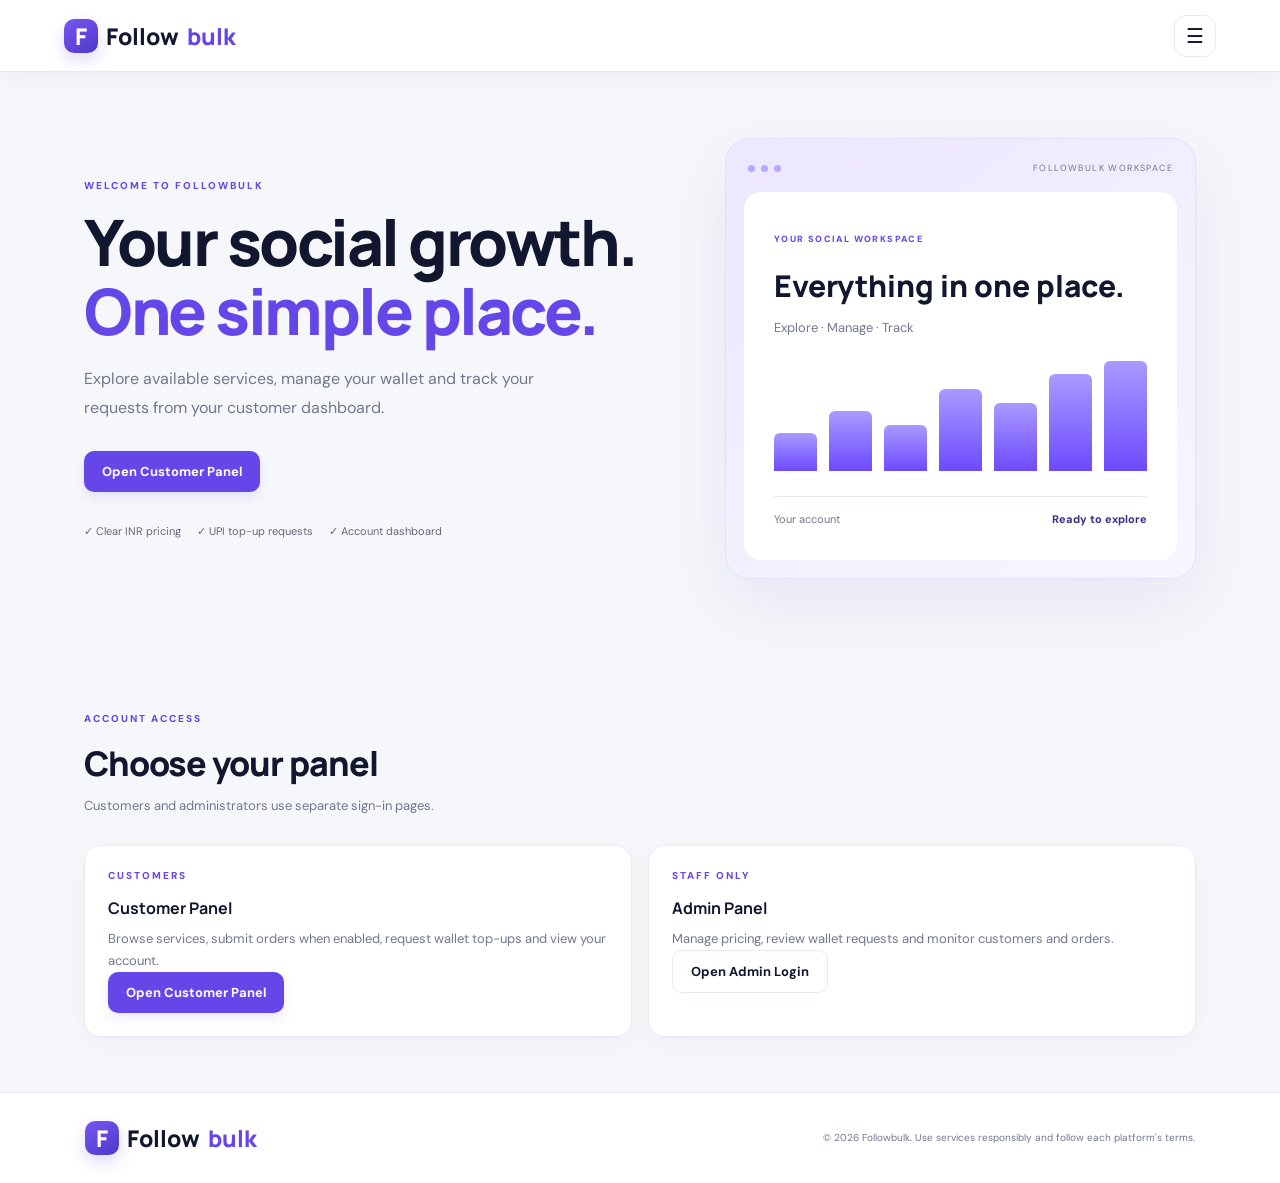
<file: index.html>
<!doctype html>
<html lang="en">
<head>
  <meta charset="utf-8">
  <meta name="viewport" content="width=device-width, initial-scale=1">
  <meta name="theme-color" content="#17152f">
  <title>Followbulk — Social Growth</title>
  <meta name="description" content="Welcome to Followbulk. Open your customer panel.">
  <link rel="stylesheet" href="styles.css">
</head>
<body>
<header class="topbar">
  <a class="brand" href="index.html"><span class="brand-mark">F</span>Follow<span>bulk</span></a>
  <button class="menu-toggle" id="menu-toggle" type="button" aria-label="Open navigation menu" aria-expanded="false">☰</button>
  <nav id="main-nav" class="menu-panel"><a href="customer.html">Customer Panel</a><a href="admin.html">Admin Login</a></nav>
</header>
<main>
  <section class="hero">
    <div class="hero-copy">
      <div class="eyebrow">WELCOME TO FOLLOWBULK</div>
      <h1>Your social growth.<br><span>One simple place.</span></h1>
      <p>Explore available services, manage your wallet and track your requests from your customer dashboard.</p>
      <div class="hero-actions"><a class="btn" href="customer.html">Open Customer Panel</a></div>
      <div class="trust"><span>✓ Clear INR pricing</span><span>✓ UPI top-up requests</span><span>✓ Account dashboard</span></div>
    </div>
    <div class="hero-panel"><div class="panel-top"><span class="dot"></span><span class="dot"></span><span class="dot"></span><small>FOLLOWBULK WORKSPACE</small></div><div class="growth-card"><small>YOUR SOCIAL WORKSPACE</small><h2>Everything in one place.</h2><p>Explore · Manage · Track</p><div class="bars"><i></i><i></i><i></i><i></i><i></i><i></i><i></i></div><div class="panel-foot"><span>Your account</span><b>Ready to explore</b></div></div></div>
  </section>
  <section class="section"><div class="section-heading"><div><div class="eyebrow">ACCOUNT ACCESS</div><h2>Choose your panel</h2><p>Customers and administrators use separate sign-in pages.</p></div></div><div class="dash-grid"><article class="dash-card"><div class="eyebrow">CUSTOMERS</div><h3>Customer Panel</h3><p>Browse services, submit orders when enabled, request wallet top-ups and view your account.</p><a class="btn" href="customer.html">Open Customer Panel</a></article><article class="dash-card"><div class="eyebrow">STAFF ONLY</div><h3>Admin Panel</h3><p>Manage pricing, review wallet requests and monitor customers and orders.</p><a class="btn btn-light" href="admin.html">Open Admin Login</a></article></div></section>
</main>
<footer><a class="brand" href="index.html"><span class="brand-mark">F</span>Follow<span>bulk</span></a><small>© 2026 Followbulk. Use services responsibly and follow each platform's terms.</small></footer>
<script>
  const menuButton = document.getElementById('menu-toggle');
  const menuPanel = document.getElementById('main-nav');
  if (menuButton && menuPanel) menuButton.addEventListener('click', () => {
    const open = menuPanel.classList.toggle('menu-open');
    menuButton.setAttribute('aria-expanded', String(open));
  });
</script>
</body>
</html>
</file>
<file: styles.css>
@import url('https://fonts.googleapis.com/css2?family=DM+Sans:wght@400;500;600;700;800&family=Manrope:wght@400;500;600;700;800&display=swap');

:root {
  --ink: #17152f;
  --muted: #77758c;
  --purple: #7050ed;
  --purple-dark: #5638cf;
  --line: #eae8f2;
  --bg: #faf9ff;
  --white: #ffffff;
}

* { box-sizing: border-box; }
html { scroll-behavior: smooth; }
body {
  margin: 0;
  background: var(--bg);
  color: var(--ink);
  font-family: 'DM Sans', sans-serif;
}
.topbar {
  min-height: 76px;
  display: flex;
  align-items: center;
  justify-content: space-between;
  gap: 16px;
  padding: 12px max(calc((100% - 1160px) / 2), 5%);
  background: white;
  border-bottom: 1px solid var(--line);
  position: sticky;
  top: 0;
  z-index: 5;
}
.brand {
  font: 800 23px Manrope, sans-serif;
  color: var(--ink);
  text-decoration: none;
  display: flex;
  align-items: center;
  gap: 8px;
  white-space: nowrap;
}
.brand span:last-child { color: var(--purple); }
.brand-mark {
  width: 34px;
  height: 34px;
  background: var(--purple);
  color: white;
  border-radius: 10px;
  display: grid;
  place-items: center;
}
.topbar nav { display: flex; gap: 26px; }
.topbar nav a {
  color: #55536a;
  text-decoration: none;
  font-size: 13px;
}
.topbar nav a:hover { color: var(--purple); }
.nav-actions { display: flex; align-items: center; gap: 8px; }
.nav-actions #user-label {
  font-size: 12px;
  color: var(--muted);
  max-width: 130px;
  overflow: hidden;
  text-overflow: ellipsis;
}
.btn {
  border: 0;
  background: var(--purple);
  color: white;
  padding: 12px 18px;
  border-radius: 10px;
  font-weight: 700;
  font-size: 13px;
  cursor: pointer;
  text-decoration: none;
  display: inline-flex;
  justify-content: center;
  align-items: center;
  transition: .2s;
}
.btn:hover { background: var(--purple-dark); }
.btn:disabled { opacity: .55; cursor: not-allowed; }
.btn-ghost, .btn-light {
  background: white;
  color: var(--ink);
  border: 1px solid var(--line);
}
.btn-light:hover, .btn-ghost:hover {
  background: #f2efff;
  color: var(--purple);
}
.hero {
  max-width: 1160px;
  margin: 0 auto;
  padding: 85px 24px 78px;
  display: grid;
  grid-template-columns: 1.1fr .9fr;
  align-items: center;
  gap: 65px;
}
.eyebrow {
  font-size: 10px;
  font-weight: 800;
  letter-spacing: 2px;
  color: var(--purple);
  margin-bottom: 15px;
}
.hero h1 {
  font: 800 clamp(42px, 5vw, 66px)/1.08 Manrope, sans-serif;
  letter-spacing: -2.5px;
  margin: 0 0 20px;
}
.hero h1 span { color: var(--purple); }
.hero-copy > p {
  max-width: 490px;
  color: var(--muted);
  font-size: 16px;
  line-height: 1.8;
}
.hero-actions { display: flex; flex-wrap: wrap; gap: 12px; margin-top: 28px; }
.trust {
  display: flex;
  flex-wrap: wrap;
  gap: 16px;
  margin-top: 32px;
  color: #68677b;
  font-size: 11px;
}
.hero-panel {
  background: linear-gradient(145deg, #ece7ff, #f8f6ff);
  border: 1px solid #e5dfff;
  border-radius: 24px;
  padding: 18px;
  box-shadow: 0 24px 70px #6d4aff16;
}
.panel-top { display: flex; align-items: center; gap: 6px; padding: 5px 4px 18px; }
.dot { width: 7px; height: 7px; background: #b5a8ff; border-radius: 50%; }
.panel-top small {
  margin-left: auto;
  font-size: 9px;
  letter-spacing: 1.4px;
  color: #77718e;
}
.growth-card { background: white; border-radius: 17px; padding: 34px 30px; min-height: 300px; }
.growth-card small { color: var(--purple); font-weight: 800; letter-spacing: 1.4px; font-size: 9px; }
.growth-card h2 { font: 800 30px Manrope, sans-serif; margin: 18px 0 5px; }
.growth-card p { color: var(--muted); font-size: 13px; }
.bars { height: 110px; display: flex; align-items: end; gap: 12px; margin: 25px 0; }
.bars i {
  display: block;
  flex: 1;
  border-radius: 6px 6px 0 0;
  background: linear-gradient(#a99aff, #6d4aff);
}
.bars i:nth-child(1) { height: 35%; }
.bars i:nth-child(2) { height: 55%; }
.bars i:nth-child(3) { height: 42%; }
.bars i:nth-child(4) { height: 75%; }
.bars i:nth-child(5) { height: 62%; }
.bars i:nth-child(6) { height: 88%; }
.bars i:nth-child(7) { height: 100%; }
.panel-foot {
  border-top: 1px solid var(--line);
  padding-top: 15px;
  display: flex;
  justify-content: space-between;
  gap: 10px;
  font-size: 11px;
  color: var(--muted);
}
.panel-foot b { color: #3a2b86; }

.section { max-width: 1160px; margin: 0 auto; padding: 55px 24px; }
.section-heading {
  display: flex;
  align-items: end;
  justify-content: space-between;
  gap: 20px;
  margin-bottom: 28px;
}
.section h2 {
  font: 800 34px Manrope, sans-serif;
  margin: 0 0 9px;
  letter-spacing: -1px;
}
.section-heading p, .dash-card > p {
  color: var(--muted);
  font-size: 13px;
  line-height: 1.7;
  margin: 0;
}

/* Searchable service catalogue */
.catalogue-tools {
  display: grid;
  grid-template-columns: 2fr 1fr 1fr;
  gap: 12px;
  margin-bottom: 18px;
}
.catalogue-tools input, .catalogue-tools select {
  width: 100%;
  min-width: 0;
  padding: 13px 14px;
  border: 1px solid var(--line);
  border-radius: 10px;
  background: white;
  color: var(--ink);
  font: 13px 'DM Sans', sans-serif;
  outline: none;
}
.catalogue-tools input:focus, .catalogue-tools select:focus,
.dash-card input:focus, dialog input:focus {
  border-color: var(--purple);
  box-shadow: 0 0 0 3px #7050ed18;
}
.catalogue-summary {
  display: flex;
  justify-content: space-between;
  gap: 12px;
  margin: 12px 0;
  color: var(--muted);
  font-size: 12px;
}
.service-list {
  background: white;
  border: 1px solid var(--line);
  border-radius: 14px;
  overflow: hidden;
}
.service-list-header, .service-row {
  display: grid;
  grid-template-columns: minmax(0, 2.5fr) 1fr 1fr auto;
  align-items: center;
  gap: 14px;
  padding: 15px 18px;
}
.service-list-header {
  background: #f5f2ff;
  color: #62578b;
  font-size: 11px;
  font-weight: 800;
}
.service-row { border-top: 1px solid var(--line); font-size: 12px; }
.service-name { min-width: 0; }
.service-name b { display: block; overflow-wrap: anywhere; line-height: 1.5; }
.service-name small { display: block; margin-top: 5px; color: var(--muted); font-size: 10px; }
.service-price { font-weight: 800; color: var(--purple); }
.service-quantity { color: var(--muted); font-size: 11px; }
.service-select { padding: 9px 13px; font-size: 11px; }
.catalogue-note { margin-top: 14px; color: var(--muted); font-size: 11px; line-height: 1.6; }
.empty {
  background: white;
  border: 1px dashed #dcd8ed;
  border-radius: 14px;
  padding: 28px;
  text-align: center;
  color: var(--muted);
  font-size: 13px;
  grid-column: 1 / -1;
}
.order-section { padding-top: 25px; }
.order-preview {
  background: white;
  border: 1px solid var(--line);
  border-radius: 16px;
  padding: 22px;
}
.order-preview label { display: block; font-size: 12px; font-weight: 700; margin-bottom: 8px; }
.order-preview input {
  width: 100%;
  padding: 13px;
  border: 1px solid var(--line);
  border-radius: 9px;
  font: 14px 'DM Sans', sans-serif;
  background: #faf9ff;
}
.order-preview-grid {
  display: grid;
  grid-template-columns: repeat(3, 1fr);
  gap: 12px;
  margin-top: 16px;
}
.order-preview-grid div { padding: 14px; background: #f7f5ff; border-radius: 10px; }
.order-preview-grid span { display: block; color: var(--muted); font-size: 11px; margin-bottom: 7px; }
.order-preview-grid strong { font-size: 14px; }
.dashboard { border-top: 1px solid var(--line); }
.dash-grid { display: grid; grid-template-columns: 1fr 1fr; gap: 16px; }
.dash-card, .steps article {
  background: white;
  border: 1px solid var(--line);
  border-radius: 16px;
  padding: 23px;
  box-shadow: 0 5px 20px #17152f05;
}
.dash-card { min-width: 0; }
.dash-card h3, .steps h3 { font: 700 16px Manrope, sans-serif; margin: 0 0 9px; }
.dash-card label, dialog label {
  display: block;
  font-size: 12px;
  font-weight: 700;
  margin: 14px 0;
  color: #4d4d62;
}
.dash-card input, dialog input {
  display: block;
  width: 100%;
  padding: 13px;
  border: 1px solid var(--line);
  border-radius: 9px;
  margin-top: 7px;
  font: 14px 'DM Sans', sans-serif;
  outline: none;
  background: white;
}
.dash-card form .btn { margin-top: 8px; }
.account-note {
  margin-top: 18px;
  padding: 14px;
  border-radius: 10px;
  background: #f5f2ff;
  color: #61548c;
  font-size: 12px;
  line-height: 1.6;
}
.status { font-size: 11px; color: var(--muted); }
.message { font-size: 12px; color: var(--purple); min-height: 15px; line-height: 1.5; }
.request-row { padding: 12px 0; border-bottom: 1px solid var(--line); font-size: 12px; }
.request-row b { margin-right: 10px; }
.request-row small { display: block; margin-top: 7px; color: var(--muted); }
.request-status { color: var(--purple); font-weight: 700; text-transform: capitalize; }
.how { padding-top: 70px; padding-bottom: 70px; }
.steps { display: grid; grid-template-columns: repeat(3, 1fr); gap: 15px; margin-top: 28px; }
.steps article > b { color: var(--purple); font: 800 22px Manrope, sans-serif; }
.steps h3 { margin-top: 18px; }
.steps p { color: var(--muted); font-size: 12px; line-height: 1.7; }
footer {
  border-top: 1px solid var(--line);
  padding: 28px max(calc((100% - 1110px) / 2), 5%);
  display: flex;
  align-items: center;
  justify-content: space-between;
  gap: 18px;
  background: white;
}
footer small { color: var(--muted); font-size: 10px; line-height: 1.6; }
.hidden { display: none !important; }
dialog {
  border: 1px solid var(--line);
  border-radius: 18px;
  padding: 30px;
  width: min(420px, calc(100% - 28px));
  box-shadow: 0 20px 80px #17172b30;
  color: var(--ink);
}
dialog::backdrop { background: #17172b80; }
dialog h2 { font: 800 28px Manrope, sans-serif; margin: 0 0 18px; }
.dialog-close { display: flex; justify-content: end; }
.dialog-close button { border: 0; background: none; font-size: 25px; cursor: pointer; }
.full { width: 100%; margin-top: 8px; }
.text-button {
  border: 0;
  background: none;
  color: var(--purple);
  font-weight: 700;
  font-size: 12px;
  cursor: pointer;
  margin-top: 15px;
}
.toast {
  position: fixed;
  bottom: 20px;
  left: 50%;
  transform: translateX(-50%);
  background: #211d3a;
  color: white;
  padding: 12px 18px;
  border-radius: 10px;
  font-size: 12px;
  display: none;
  z-index: 10;
  max-width: calc(100% - 30px);
}
.toast.show { display: block; }
button:focus-visible, a:focus-visible { outline: 3px solid #a99aff; outline-offset: 3px; }

@media (max-width: 760px) {
  .topbar { padding: 12px 15px; flex-wrap: wrap; }
  .topbar nav { display: none; }
  .nav-actions { gap: 5px; }
  .nav-actions .btn { padding: 10px; font-size: 11px; }
  .nav-actions #user-label { max-width: 75px; }
  .hero { grid-template-columns: 1fr; padding: 55px 20px; gap: 35px; }
  .hero h1 { font-size: clamp(40px, 11vw, 52px); }
  .hero-panel { transform: none; }
  .section { padding: 42px 18px; }
  .steps, .dash-grid { grid-template-columns: 1fr; }
  .section-heading { align-items: start; flex-direction: column; }
  .section h2 { font-size: 29px; }
  footer { padding: 24px 18px; align-items: start; flex-direction: column; }
  .catalogue-tools { grid-template-columns: 1fr 1fr; }
  .catalogue-tools input { grid-column: 1 / -1; }
  .service-list-header { display: none; }
  .service-row { grid-template-columns: 1fr auto; gap: 9px; padding: 15px; }
  .service-name { grid-column: 1 / -1; }
  .service-price::before { content: "Price: "; color: var(--muted); font-weight: 400; }
  .service-quantity::before { content: "Qty: "; }
  .service-select { grid-column: 2; grid-row: 2 / span 2; }
  .catalogue-summary { font-size: 10px; }
  .order-preview-grid { grid-template-columns: 1fr; }
}
@media (max-width: 380px) {
  .brand { font-size: 19px; }
  .nav-actions .btn { padding: 8px; font-size: 10px; }
  .growth-card { padding: 24px 18px; }
  .hero-actions .btn { width: 100%; }
  .catalogue-tools { grid-template-columns: 1fr; }
  .catalogue-tools input { grid-column: auto; }
}


/* Secure customer order form */
.order-form {
  display: grid;
  grid-template-columns: 1.5fr 1fr;
  gap: 14px;
  margin-top: 22px;
}
.order-form label {
  display: block;
  min-width: 0;
  font-size: 12px;
  font-weight: 700;
  color: #4d4d62;
}
.order-form input {
  display: block;
  width: 100%;
  min-width: 0;
  margin-top: 8px;
  padding: 13px;
  border: 1px solid var(--line);
  border-radius: 9px;
  background: white;
  color: var(--ink);
  font: 14px 'DM Sans', sans-serif;
}
.order-form input:focus {
  outline: none;
  border-color: var(--purple);
  box-shadow: 0 0 0 3px #7050ed18;
}
.order-form input:disabled { background: #f5f4f8; color: var(--muted); }
.order-total-row {
  grid-column: 1 / -1;
  display: flex;
  align-items: center;
  justify-content: space-between;
  gap: 12px;
  padding: 15px;
  border-radius: 10px;
  background: #f7f5ff;
  font-size: 13px;
}
.order-total-row strong { color: var(--purple); font-size: 18px; }
.order-hint { grid-column: 1 / -1; margin: 0; color: var(--muted); font-size: 11px; line-height: 1.6; }
#place-order-button { grid-column: 1 / -1; width: 100%; }
#order-message { margin-top: 14px; }
@media (max-width: 760px) {
  .order-form { grid-template-columns: 1fr; }
  .order-total-row, .order-hint, #place-order-button { grid-column: 1; }
}


/* Separate admin panel layout */
.admin-page main { min-height: 70vh; }
.admin-page .admin-welcome { padding-top: 42px; padding-bottom: 18px; }
.admin-page .admin-welcome h1 { margin: 8px 0; font-size: clamp(2rem, 5vw, 3rem); }
.admin-page #admin-dashboard { padding-top: 12px; }

/* FOLLOWBULK PREMIUM MOBILE-FIRST REFRESH */
:root { --ink: #11172f; --muted: #70788f; --purple: #6546e8; --purple-dark: #4d32c5; --line: #e7eaf2; --bg: #f6f7fb; }
body { background: #f6f7fb; }
.topbar { min-height: 72px; box-shadow: 0 5px 24px rgba(23,29,61,.045); }
.brand-mark { background: linear-gradient(145deg,#7658f2,#4f37c9); box-shadow: 0 7px 16px #6546e833; }
.menu-toggle { display: inline-flex; align-items: center; justify-content: center; width: 42px; height: 42px; border: 1px solid var(--line); border-radius: 12px; background: #fff; color: var(--ink); font-size: 20px; cursor: pointer; order: 3; }
.menu-panel { display: none !important; position: absolute; right: max(calc((100% - 1160px) / 2), 18px); top: 64px; min-width: 210px; padding: 10px; background: #fff; border: 1px solid var(--line); border-radius: 15px; box-shadow: 0 18px 50px rgba(25,28,58,.14); flex-direction: column; gap: 3px !important; z-index: 20; }
.menu-panel.menu-open { display: flex !important; }
.menu-panel a { display: block; padding: 12px 13px; border-radius: 9px; color: #343b55 !important; font-size: 13px !important; text-decoration: none; }
.menu-panel a:hover { background: #f3f0ff; color: var(--purple) !important; }
.nav-actions { margin-left: auto; }
.hero { padding-top: 66px; }
.hero-panel { box-shadow: 0 24px 70px rgba(75,58,155,.09); }
.dash-card, .steps article { border-color: #e8eaf2; box-shadow: 0 8px 26px rgba(22,29,59,.035); }
.customer-page .customer-view { display: none; }
.customer-page .customer-view.view-active { display: block; }
.customer-page .hero.hidden { display: none !important; }
.customer-page .dashboard { border: 0; padding-top: 35px; }
.customer-page .dashboard .section-heading { align-items: center; }
.customer-stats-grid { display: grid; grid-template-columns: repeat(3,minmax(0,1fr)); gap: 13px; margin: 22px 0 18px; }
.stat-card { min-width: 0; padding: 19px; background: #fff; border: 1px solid #e8eaf2; border-radius: 15px; box-shadow: 0 8px 26px rgba(22,29,59,.035); }
.stat-card span { display: block; color: #7b8298; font-size: 9px; font-weight: 800; letter-spacing: 1.35px; margin-bottom: 12px; }
.stat-card strong { display: block; color: #151b35; font: 800 clamp(20px,3vw,28px)/1.15 Manrope,sans-serif; overflow-wrap: anywhere; }
.stat-card small { display: block; margin-top: 8px; color: #8990a3; font-size: 11px; line-height: 1.5; }
.stat-welcome { background: linear-gradient(135deg,#211c49,#4932a7); border-color: transparent; }
.stat-welcome span,.stat-welcome small { color: #d0c8ff; }
.stat-welcome strong { color: #fff; font-size: clamp(18px,2.5vw,25px); }
.quick-actions { display: flex; flex-wrap: wrap; gap: 10px; margin: 0 0 20px; }
.quick-actions .btn { min-height: 43px; }
.customer-orders-card { margin-top: 18px; }
.customer-orders-card .section-heading { margin-bottom: 12px; }
.customer-order-row { display: flex; justify-content: space-between; align-items: center; gap: 12px; }
.support-section { min-height: 45vh; }
.support-section > p { max-width: 650px; color: var(--muted); line-height: 1.8; font-size: 14px; }
.support-note { max-width: 650px; padding: 16px; border-radius: 12px; background: #fff; border: 1px solid var(--line); color: #666e84; font-size: 12px; line-height: 1.7; }
.admin-page .menu-toggle { margin-left: auto; }
.admin-page .topbar { position: sticky; }
.btn { box-shadow: 0 5px 12px rgba(101,70,232,.12); }
.btn-light,.btn-ghost { box-shadow: none; }
@media (max-width:760px) {
  .topbar { flex-wrap: nowrap; padding: 11px 14px; }
  .brand { order: 0; margin-right: auto; }
  .nav-actions { order: 1; margin-left: 0; }
  .menu-toggle { order: 2; }
  .nav-actions .btn { padding: 9px 10px; }
  .menu-panel { right: 12px; top: 62px; }
  .customer-stats-grid { grid-template-columns: repeat(2,minmax(0,1fr)); gap: 10px; }
  .stat-card { padding: 15px; }
  .stat-card span { font-size: 8px; letter-spacing: 1px; }
  .quick-actions { display: grid; grid-template-columns: 1fr 1fr; }
  .quick-actions .btn:first-child { grid-column: 1 / -1; }
  .customer-order-row { align-items: flex-start; }
}
@media (max-width:380px) {
  .customer-stats-grid { grid-template-columns: 1fr 1fr; }
  .stat-card { padding: 12px; }
  .nav-actions #user-label { display: none; }
}

/* New Order service picker */
.order-preview select#order-service-select {
  display: block;
  width: 100%;
  min-width: 0;
  margin: 0 0 18px;
  padding: 13px 42px 13px 13px;
  border: 1px solid var(--line);
  border-radius: 9px;
  background: #faf9ff;
  color: var(--ink);
  font: 14px 'DM Sans', sans-serif;
}
.order-preview select#order-service-select:focus {
  outline: none;
  border-color: var(--purple);
  box-shadow: 0 0 0 3px #7050ed18;
}

/* Cascading New Order service finder */
.order-service-finder {
  padding: 16px;
  margin: 0 0 20px;
  border: 1px solid var(--line);
  border-radius: 14px;
  background: linear-gradient(145deg, #fbfaff, #f5f2ff);
}
.finder-heading { display:flex; align-items:center; justify-content:space-between; gap:12px; margin-bottom:14px; }
.finder-heading strong { font-size:15px; }
.finder-heading span, .finder-tip { color:var(--muted); font-size:12px; }
.order-filter-grid { display:grid; grid-template-columns:repeat(3,minmax(0,1fr)); gap:12px; margin-bottom:12px; }
.order-service-finder label { display:block; min-width:0; margin-bottom:12px; font-size:12px; font-weight:700; }
.order-service-finder input, .order-service-finder select {
  display:block; width:100%; min-width:0; margin-top:7px; padding:12px;
  border:1px solid var(--line); border-radius:9px; background:#fff; color:var(--ink);
  font:14px 'DM Sans',sans-serif;
}
.order-service-finder input:focus, .order-service-finder select:focus { outline:none; border-color:var(--purple); box-shadow:0 0 0 3px #7050ed18; }
.order-service-finder select:disabled { opacity:.55; background:#f0eef5; }
.order-service-finder .required-mark { color:#d04444; }
.order-service-finder .finder-tip { margin:0; line-height:1.5; }
@media(max-width:650px) { .order-filter-grid { grid-template-columns:1fr; gap:0; } .order-service-finder { padding:13px; } }
</file>
